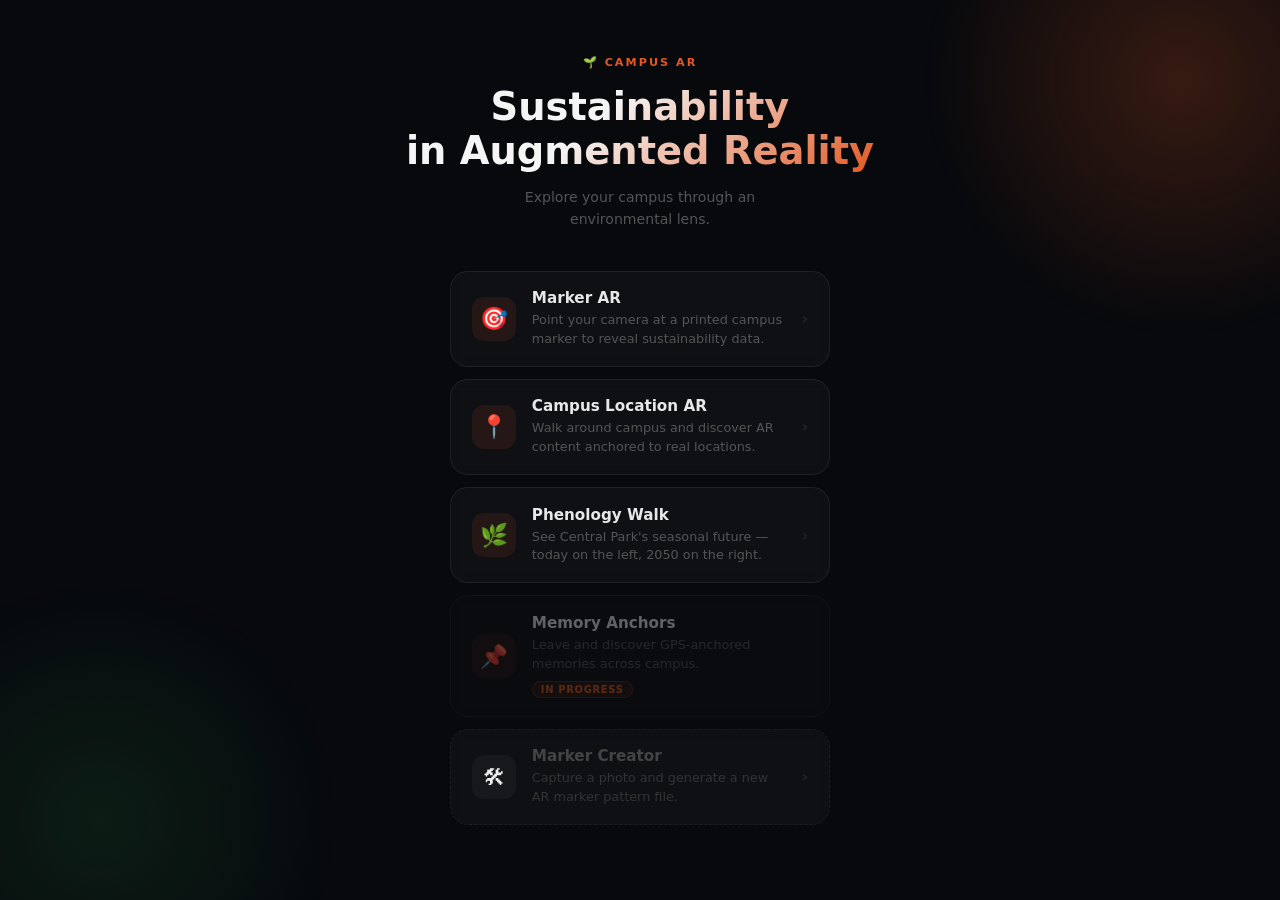
<file: public/index.html>
<!DOCTYPE html>
<html lang="en">
<head>
  <meta charset="UTF-8" />
  <meta name="viewport" content="width=device-width, initial-scale=1.0" />
  <title>Campus Sustainability AR</title>
  <link rel="stylesheet" href="styles.css" />
  <style>
    /* ── Override global body for the home screen ───────────── */
    body {
      height: auto;
      min-height: 100dvh;
      overflow-y: auto;
      background: #07090d;
    }

    /* ── Ambient background blobs ───────────────────────────── */
    body::before,
    body::after {
      content: '';
      position: fixed;
      border-radius: 50%;
      pointer-events: none;
      z-index: 0;
    }

    /* Warm orange blob — top right */
    body::before {
      width: 520px;
      height: 520px;
      background: radial-gradient(circle, rgba(226,88,34,0.22) 0%, transparent 70%);
      top: -180px;
      right: -160px;
      animation: blob-a 14s ease-in-out infinite alternate;
    }

    /* Cool green blob — bottom left */
    body::after {
      width: 480px;
      height: 480px;
      background: radial-gradient(circle, rgba(34,120,60,0.18) 0%, transparent 70%);
      bottom: -160px;
      left: -140px;
      animation: blob-b 18s ease-in-out infinite alternate;
    }

    @keyframes blob-a {
      from { transform: translate(0, 0) scale(1); }
      to   { transform: translate(-50px, 70px) scale(1.12); }
    }
    @keyframes blob-b {
      from { transform: translate(0, 0) scale(1); }
      to   { transform: translate(50px, -50px) scale(1.1); }
    }

    /* ── Page layout ────────────────────────────────────────── */
    .home-screen {
      position: relative;
      z-index: 1;
      display: flex;
      flex-direction: column;
      align-items: center;
      min-height: 100dvh;
      padding: 3.5rem 1.5rem 2.5rem;
    }

    /* ── Header ─────────────────────────────────────────────── */
    .home-eyebrow {
      font-size: 0.7rem;
      font-weight: 700;
      letter-spacing: 0.18em;
      text-transform: uppercase;
      color: #e25822;
      margin-bottom: 1rem;
      animation: rise 0.5s 0.05s ease both;
    }

    .home-title {
      font-size: clamp(1.75rem, 6vw, 2.4rem);
      font-weight: 800;
      line-height: 1.15;
      text-align: center;
      background: linear-gradient(140deg, #f5f5f5 40%, #e25822 100%);
      -webkit-background-clip: text;
      -webkit-text-fill-color: transparent;
      background-clip: text;
      margin-bottom: 0.85rem;
      animation: rise 0.55s 0.15s ease both;
    }

    .home-subtitle {
      font-size: 0.88rem;
      color: #555;
      text-align: center;
      max-width: 260px;
      line-height: 1.55;
      margin-bottom: 2.5rem;
      animation: rise 0.55s 0.25s ease both;
    }

    /* ── Cards ──────────────────────────────────────────────── */
    .experience-cards {
      display: flex;
      flex-direction: column;
      gap: 0.75rem;
      width: 100%;
      max-width: 380px;
    }

    .experience-card {
      background: rgba(255,255,255,0.03);
      border: 1px solid rgba(255,255,255,0.07);
      border-radius: 1.1rem;
      padding: 1.1rem 1.3rem;
      text-decoration: none;
      color: #f0f0f0;
      display: flex;
      align-items: center;
      gap: 1rem;
      backdrop-filter: blur(6px);
      -webkit-backdrop-filter: blur(6px);
      transition: transform 0.25s ease, border-color 0.25s ease,
                  box-shadow 0.25s ease, background 0.25s ease;
      /* entrance animation — filled in per nth-child below */
      opacity: 0;
      animation: rise 0.5s ease forwards;
    }

    .experience-card:nth-child(1) { animation-delay: 0.32s; }
    .experience-card:nth-child(2) { animation-delay: 0.42s; }
    .experience-card:nth-child(3) { animation-delay: 0.52s; }
    .experience-card:nth-child(4) { animation-delay: 0.62s; }
    .experience-card:nth-child(5) { animation-delay: 0.72s; }

    .experience-card:hover {
      transform: translateY(-3px);
      border-color: rgba(226,88,34,0.45);
      box-shadow: 0 8px 28px rgba(226,88,34,0.12);
      background: rgba(226,88,34,0.05);
    }

    /* ── Card icon box ──────────────────────────────────────── */
    .card-icon {
      flex-shrink: 0;
      width: 44px;
      height: 44px;
      border-radius: 12px;
      background: rgba(226,88,34,0.1);
      display: flex;
      align-items: center;
      justify-content: center;
      font-size: 1.4rem;
      transition: background 0.25s ease;
    }
    .experience-card:hover .card-icon {
      background: rgba(226,88,34,0.18);
    }

    /* ── Card text ──────────────────────────────────────────── */
    .card-body {
      flex: 1;
      display: flex;
      flex-direction: column;
      gap: 0.25rem;
    }

    .experience-card h2 {
      font-size: 0.95rem;
      font-weight: 600;
      color: #e8e8e8;
    }

    .experience-card p {
      font-size: 0.8rem;
      color: #555;
      line-height: 1.45;
    }

    /* ── Arrow chevron ──────────────────────────────────────── */
    .card-arrow {
      flex-shrink: 0;
      color: #2a2a2a;
      font-size: 1rem;
      transition: transform 0.2s ease, color 0.2s ease;
    }
    .experience-card:hover .card-arrow {
      transform: translateX(4px);
      color: #e25822;
    }

    /* ── "Coming soon" card ─────────────────────────────────── */
    .experience-card--soon {
      animation-name: rise-dim;  /* fades to 0.4 opacity instead of 1 */
      cursor: default;
    }
    .experience-card--soon:hover {
      transform: none;
      border-color: rgba(255,255,255,0.07);
      box-shadow: none;
      background: rgba(255,255,255,0.03);
    }
    .experience-card--soon:hover .card-icon {
      background: rgba(226,88,34,0.1);
    }

    .soon-badge {
      display: inline-block;
      margin-top: 4px;
      padding: 2px 8px;
      border-radius: 999px;
      font-size: 0.62rem;
      font-weight: 700;
      letter-spacing: 0.07em;
      text-transform: uppercase;
      background: rgba(226,88,34,0.12);
      border: 1px solid rgba(226,88,34,0.28);
      color: #e25822;
      align-self: flex-start;
    }

    /* ── Dev-tool card ──────────────────────────────────────── */
    .experience-card--dev {
      border-style: dashed;
      border-color: rgba(255,255,255,0.05);
    }
    .experience-card--dev h2   { color: #444; }
    .experience-card--dev p    { color: #333; }
    .experience-card--dev .card-icon { background: rgba(255,255,255,0.03); }
    .experience-card--dev:hover {
      border-color: rgba(255,255,255,0.12);
      box-shadow: none;
      background: rgba(255,255,255,0.02);
    }
    .experience-card--dev:hover .card-icon {
      background: rgba(255,255,255,0.05);
    }
    .experience-card--dev:hover .card-arrow { color: #444; transform: none; }

    /* ── Entrance keyframes ─────────────────────────────────── */
    @keyframes rise {
      from { opacity: 0; transform: translateY(14px); }
      to   { opacity: 1; transform: translateY(0); }
    }

    @keyframes rise-dim {
      from { opacity: 0; transform: translateY(14px); }
      to   { opacity: 0.4; transform: translateY(0); }
    }
  </style>
</head>
<body>
  <div class="home-screen">

    <p class="home-eyebrow">🌱 Campus AR</p>
    <h1 class="home-title">Sustainability<br>in Augmented Reality</h1>
    <p class="home-subtitle">Explore your campus through an environmental lens.</p>

    <div class="experience-cards">

      <a href="marker/index.html" class="experience-card">
        <div class="card-icon">🎯</div>
        <div class="card-body">
          <h2>Marker AR</h2>
          <p>Point your camera at a printed campus marker to reveal sustainability data.</p>
        </div>
        <span class="card-arrow">›</span>
      </a>

      <a href="location/index.html" class="experience-card">
        <div class="card-icon">📍</div>
        <div class="card-body">
          <h2>Campus Location AR</h2>
          <p>Walk around campus and discover AR content anchored to real locations.</p>
        </div>
        <span class="card-arrow">›</span>
      </a>

      <a href="phenology/index.html" class="experience-card">
        <div class="card-icon">🌿</div>
        <div class="card-body">
          <h2>Phenology Walk</h2>
          <p>See Central Park's seasonal future — today on the left, 2050 on the right.</p>
        </div>
        <span class="card-arrow">›</span>
      </a>

      <div class="experience-card experience-card--soon">
        <div class="card-icon">📌</div>
        <div class="card-body">
          <h2>Memory Anchors</h2>
          <p>Leave and discover GPS-anchored memories across campus.</p>
          <span class="soon-badge">In Progress</span>
        </div>
      </div>

      <a href="marker-creator/index.html" class="experience-card experience-card--dev">
        <div class="card-icon">🛠</div>
        <div class="card-body">
          <h2>Marker Creator</h2>
          <p>Capture a photo and generate a new AR marker pattern file.</p>
        </div>
        <span class="card-arrow">›</span>
      </a>

    </div>
  </div>
</body>
</html>
</file>
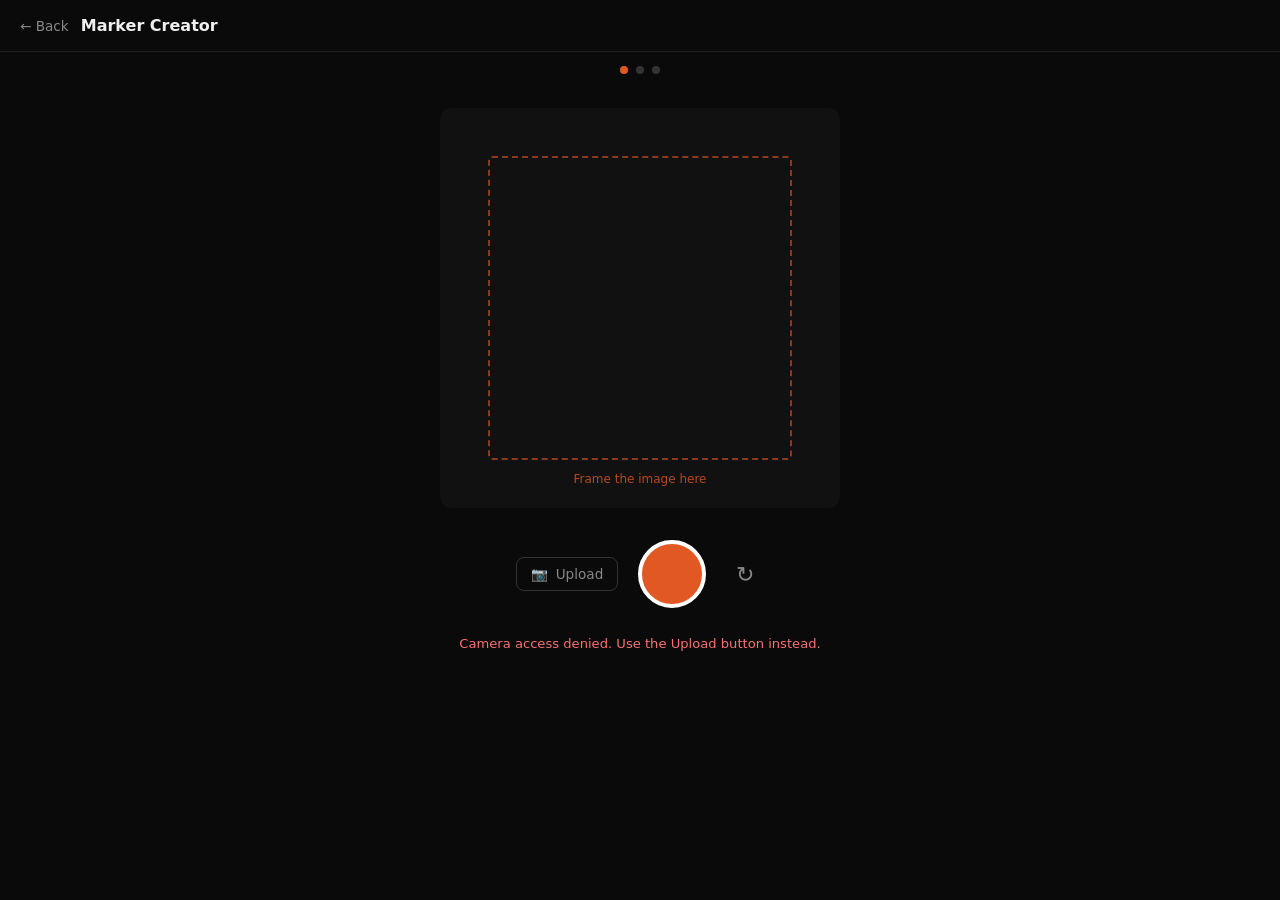
<file: public/marker-creator/index.html>
<!DOCTYPE html>
<html lang="en">
<head>
  <meta charset="UTF-8" />
  <meta name="viewport" content="width=device-width, initial-scale=1.0" />
  <title>Marker Creator – Campus AR</title>
  <link rel="stylesheet" href="../styles.css" />
  <style>
    /* ── Layout ─────────────────────────────────────────────── */
    body { display: flex; flex-direction: column; min-height: 100vh; background: #0a0a0a; }

    .creator-header {
      display: flex;
      align-items: center;
      gap: 12px;
      padding: 16px 20px;
      border-bottom: 1px solid #1e1e1e;
    }
    .creator-header a {
      color: #888;
      text-decoration: none;
      font-size: 0.85rem;
    }
    .creator-header a:hover { color: #f0f0f0; }
    .creator-header h1 {
      font-size: 1rem;
      font-weight: 600;
      color: #f0f0f0;
      margin: 0;
    }

    /* ── Step indicator ─────────────────────────────────────── */
    .step-bar {
      display: flex;
      justify-content: center;
      gap: 8px;
      padding: 14px 20px;
    }
    .step-dot {
      width: 8px;
      height: 8px;
      border-radius: 50%;
      background: #333;
      transition: background 0.25s;
    }
    .step-dot.active { background: #e25822; }
    .step-dot.done   { background: #555; }

    /* ── Step panels ────────────────────────────────────────── */
    .step { display: none; flex: 1; flex-direction: column; align-items: center; padding: 20px; }
    .step.active { display: flex; }

    /* ── Camera view ────────────────────────────────────────── */
    .camera-wrapper {
      position: relative;
      width: 100%;
      max-width: 400px;
      aspect-ratio: 1;
      border-radius: 12px;
      overflow: hidden;
      background: #111;
    }
    #camera-video {
      width: 100%;
      height: 100%;
      object-fit: cover;
    }
    .camera-guide {
      position: absolute;
      inset: 12%;
      border: 2px dashed rgba(226,88,34,0.6);
      border-radius: 4px;
      pointer-events: none;
    }
    .camera-guide::before {
      content: 'Frame the image here';
      position: absolute;
      bottom: -28px;
      left: 50%;
      transform: translateX(-50%);
      font-size: 0.75rem;
      color: rgba(226,88,34,0.8);
      white-space: nowrap;
    }

    /* ── Camera controls ────────────────────────────────────── */
    .camera-controls {
      display: flex;
      align-items: center;
      gap: 20px;
      margin-top: 32px;
    }
    .btn-capture {
      width: 68px;
      height: 68px;
      border-radius: 50%;
      background: #e25822;
      border: 4px solid #fff;
      cursor: pointer;
      transition: transform 0.1s, background 0.15s;
    }
    .btn-capture:active { transform: scale(0.93); }
    .btn-icon {
      background: none;
      border: none;
      color: #888;
      font-size: 1.4rem;
      cursor: pointer;
      padding: 10px;
      border-radius: 50%;
      transition: color 0.15s, background 0.15s;
    }
    .btn-icon:hover { color: #f0f0f0; background: #1e1e1e; }

    .upload-label {
      display: inline-flex;
      align-items: center;
      gap: 8px;
      color: #888;
      font-size: 0.85rem;
      cursor: pointer;
      padding: 8px 14px;
      border: 1px solid #333;
      border-radius: 8px;
      transition: border-color 0.15s, color 0.15s;
    }
    .upload-label:hover { border-color: #555; color: #ccc; }
    #file-input { display: none; }

    /* ── Preview / validation ───────────────────────────────── */
    .preview-wrapper {
      position: relative;
      width: 100%;
      max-width: 400px;
      aspect-ratio: 1;
      border-radius: 12px;
      overflow: hidden;
      background: #111;
    }
    #preview-canvas {
      width: 100%;
      height: 100%;
      object-fit: contain;
    }

    /* ── Validation card ────────────────────────────────────── */
    .validation-card {
      width: 100%;
      max-width: 400px;
      border-radius: 12px;
      background: #111;
      border: 1px solid #1e1e1e;
      padding: 16px;
      margin-top: 16px;
    }
    .validation-card.valid   { border-color: #2a6b3a; }
    .validation-card.invalid { border-color: #6b2a2a; }

    .score-row {
      display: flex;
      align-items: center;
      justify-content: space-between;
      margin-bottom: 12px;
    }
    .score-label { font-size: 0.85rem; color: #888; }
    .score-badge {
      font-size: 1.1rem;
      font-weight: 700;
      padding: 4px 12px;
      border-radius: 20px;
    }
    .score-badge.good { background: #1a3d25; color: #4ade80; }
    .score-badge.warn { background: #3d3110; color: #facc15; }
    .score-badge.bad  { background: #3d1010; color: #f87171; }

    .score-bar-track {
      height: 4px;
      background: #1e1e1e;
      border-radius: 2px;
      margin-bottom: 14px;
    }
    .score-bar-fill {
      height: 4px;
      border-radius: 2px;
      background: #e25822;
      transition: width 0.4s ease;
    }

    .message-list { list-style: none; padding: 0; margin: 0; }
    .message-list li {
      display: flex;
      gap: 8px;
      font-size: 0.82rem;
      line-height: 1.4;
      margin-bottom: 6px;
    }
    .message-list li .icon { flex-shrink: 0; }
    .msg-error   { color: #f87171; }
    .msg-warning { color: #facc15; }
    .msg-ok      { color: #4ade80; }

    /* ── Marker preview (with printed border) ───────────────── */
    .marker-preview-label {
      font-size: 0.75rem;
      color: #555;
      text-align: center;
      margin: 8px 0 4px;
    }
    #marker-preview-canvas {
      width: 160px;
      height: 160px;
      border-radius: 4px;
      margin: 0 auto;
      display: block;
    }

    /* ── Name input ─────────────────────────────────────────── */
    .name-row {
      display: flex;
      gap: 10px;
      width: 100%;
      max-width: 400px;
      margin-top: 14px;
    }
    .name-row input {
      flex: 1;
      background: #111;
      border: 1px solid #333;
      border-radius: 8px;
      padding: 10px 14px;
      color: #f0f0f0;
      font-size: 0.9rem;
      outline: none;
      transition: border-color 0.15s;
    }
    .name-row input:focus { border-color: #e25822; }
    .name-row input::placeholder { color: #444; }

    /* ── Buttons ────────────────────────────────────────────── */
    .btn-primary {
      background: #e25822;
      color: #fff;
      border: none;
      border-radius: 10px;
      padding: 12px 24px;
      font-size: 0.95rem;
      font-weight: 600;
      cursor: pointer;
      transition: background 0.15s, transform 0.1s;
      width: 100%;
      max-width: 400px;
    }
    .btn-primary:hover   { background: #c94f1e; }
    .btn-primary:active  { transform: scale(0.98); }
    .btn-primary:disabled { background: #333; color: #555; cursor: not-allowed; }

    .btn-secondary {
      background: none;
      border: 1px solid #333;
      border-radius: 10px;
      color: #888;
      padding: 11px 24px;
      font-size: 0.9rem;
      cursor: pointer;
      width: 100%;
      max-width: 400px;
      transition: border-color 0.15s, color 0.15s;
    }
    .btn-secondary:hover { border-color: #555; color: #ccc; }

    /* ── Result step ────────────────────────────────────────── */
    .result-card {
      width: 100%;
      max-width: 400px;
      background: #111;
      border: 1px solid #1e1e1e;
      border-radius: 12px;
      padding: 20px;
    }
    .result-title {
      font-size: 1.05rem;
      font-weight: 600;
      color: #4ade80;
      margin-bottom: 6px;
    }
    .result-path {
      font-size: 0.8rem;
      color: #555;
      font-family: monospace;
      word-break: break-all;
      margin-bottom: 16px;
    }

    /* ── Status message ─────────────────────────────────────── */
    .status-msg {
      font-size: 0.82rem;
      color: #888;
      text-align: center;
      min-height: 20px;
      margin-top: 8px;
    }
    .status-msg.ok  { color: #4ade80; }
    .status-msg.err { color: #f87171; }

    /* ── Spacers ─────────────────────────────────────────────── */
    .gap-sm { height: 12px; }
    .gap-md { height: 20px; }
  </style>
</head>
<body>

  <!-- Header -->
  <header class="creator-header">
    <a href="../index.html">← Back</a>
    <h1>Marker Creator</h1>
  </header>

  <!-- Step indicator -->
  <div class="step-bar">
    <div class="step-dot active" id="dot-0"></div>
    <div class="step-dot"        id="dot-1"></div>
    <div class="step-dot"        id="dot-2"></div>
  </div>

  <!-- ── Step 0: Capture ───────────────────────────────────── -->
  <section class="step active" id="step-capture">
    <div class="camera-wrapper">
      <video id="camera-video" autoplay playsinline muted></video>
      <div class="camera-guide"></div>
    </div>

    <div class="camera-controls">
      <label class="upload-label" title="Upload from gallery">
        <span>&#128247;</span> Upload
        <input type="file" id="file-input" accept="image/*" />
      </label>

      <button class="btn-capture" id="btn-capture" title="Take photo" aria-label="Capture"></button>

      <button class="btn-icon" id="btn-flip" title="Flip camera">&#8635;</button>
    </div>

    <div class="gap-md"></div>
    <p class="status-msg" id="capture-status">Starting camera…</p>
  </section>

  <!-- ── Step 1: Validate ──────────────────────────────────── -->
  <section class="step" id="step-validate">
    <div class="preview-wrapper">
      <canvas id="preview-canvas"></canvas>
    </div>

    <div class="validation-card" id="validation-card">
      <div class="score-row">
        <span class="score-label">Marker quality</span>
        <span class="score-badge" id="score-badge">—</span>
      </div>
      <div class="score-bar-track">
        <div class="score-bar-fill" id="score-bar" style="width:0%"></div>
      </div>
      <ul class="message-list" id="message-list"></ul>
    </div>

    <p class="marker-preview-label">Printed marker preview</p>
    <canvas id="marker-preview-canvas" width="160" height="160"></canvas>

    <div class="name-row">
      <input type="text" id="marker-name" placeholder="marker-name (e.g. solar-panel)" maxlength="48" />
    </div>

    <div class="gap-sm"></div>
    <button class="btn-primary" id="btn-generate" disabled>Generate .patt file</button>
    <div class="gap-sm"></div>
    <button class="btn-secondary" id="btn-retake">Retake photo</button>

    <p class="status-msg" id="validate-status"></p>
  </section>

  <!-- ── Step 2: Result ────────────────────────────────────── -->
  <section class="step" id="step-result">
    <div class="result-card">
      <div class="result-title">&#10003; Marker created</div>
      <div class="result-path" id="result-path"></div>

      <button class="btn-primary" id="btn-download">Download .patt file</button>
      <div class="gap-sm"></div>
      <button class="btn-secondary" id="btn-save-project">Save to project (dev only)</button>
    </div>

    <div class="gap-md"></div>
    <p class="status-msg" id="result-status"></p>
    <div class="gap-sm"></div>
    <button class="btn-secondary" id="btn-new">Create another marker</button>
  </section>

  <script type="module" src="creator.js"></script>
</body>
</html>
</file>
<file: public/styles.css>
*, *::before, *::after {
  box-sizing: border-box;
  margin: 0;
  padding: 0;
}

body {
  font-family: system-ui, sans-serif;
  background: #0a0a0a;
  color: #f0f0f0;
  height: 100dvh;
  overflow: hidden;
}

.hidden {
  display: none !important;
}

/* ── Permission screen ── */
#permission-screen {
  display: flex;
  align-items: center;
  justify-content: center;
  height: 100dvh;
  padding: 1.5rem;
}

.permission-card {
  background: #1a1a1a;
  border: 1px solid #2e2e2e;
  border-radius: 1rem;
  padding: 2rem;
  max-width: 360px;
  text-align: center;
  display: flex;
  flex-direction: column;
  gap: 1rem;
}

.permission-card h1 {
  font-size: 1.5rem;
  font-weight: 700;
  color: #e25822;
}

.permission-card p {
  font-size: 0.95rem;
  line-height: 1.5;
  color: #aaa;
}

#start-btn {
  background: #e25822;
  color: #fff;
  border: none;
  border-radius: 0.5rem;
  padding: 0.75rem 1.5rem;
  font-size: 1rem;
  font-weight: 600;
  cursor: pointer;
  transition: background 0.2s;
}

#start-btn:hover {
  background: #c94d1a;
}

/* ── AR container ── */
#ar-container {
  position: relative;
  width: 100%;
  height: 100dvh;
}

#ar-container a-scene {
  width: 100%;
  height: 100%;
}

/* AR.js camera feed — pinch zoom controlled via JS */
video,
.a-canvas {
  transform-origin: center center;
  transition: transform 0.05s linear;
}

/* ── Loader overlay ── */
#loader {
  position: fixed;
  inset: 0;
  background: rgba(0, 0, 0, 0.7);
  display: flex;
  flex-direction: column;
  align-items: center;
  justify-content: center;
  gap: 1rem;
  z-index: 100;
}

.spinner {
  width: 48px;
  height: 48px;
  border: 4px solid #333;
  border-top-color: #e25822;
  border-radius: 50%;
  animation: spin 0.8s linear infinite;
}

@keyframes spin {
  to { transform: rotate(360deg); }
}
</file>
